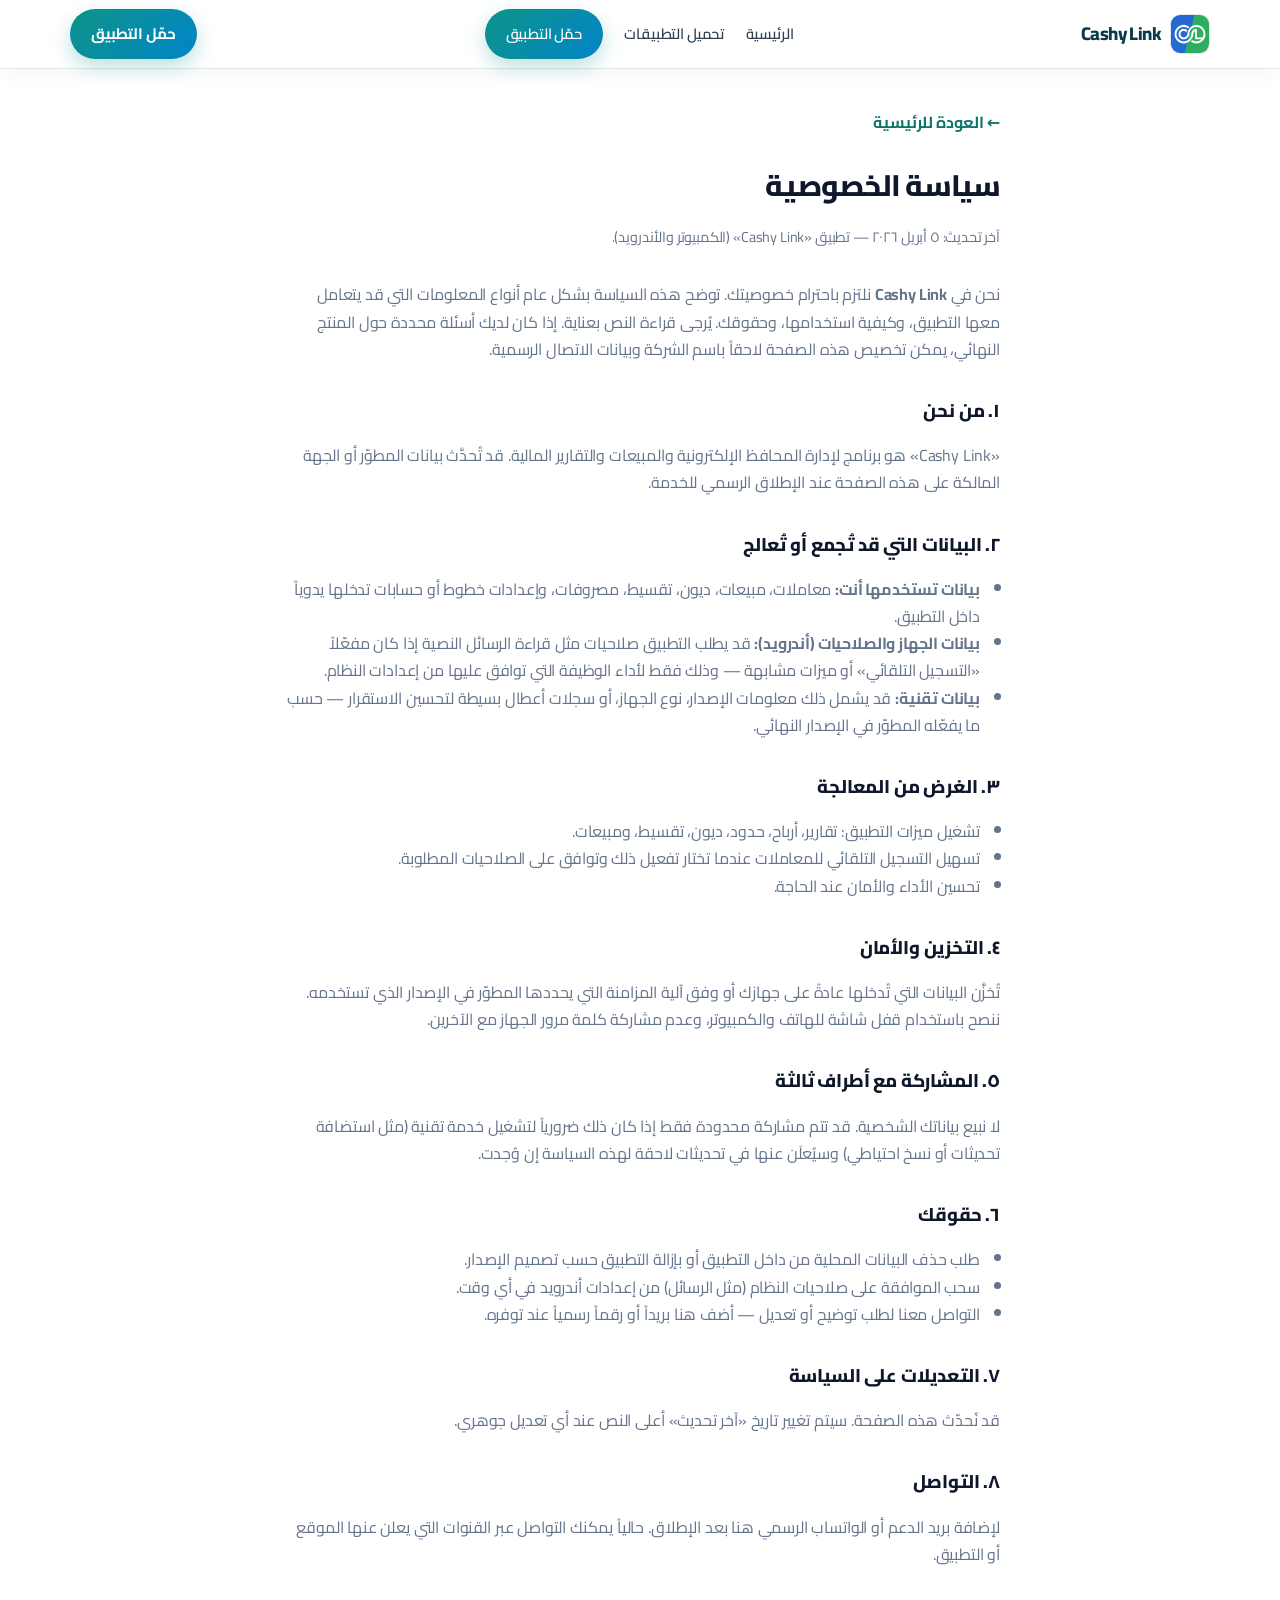
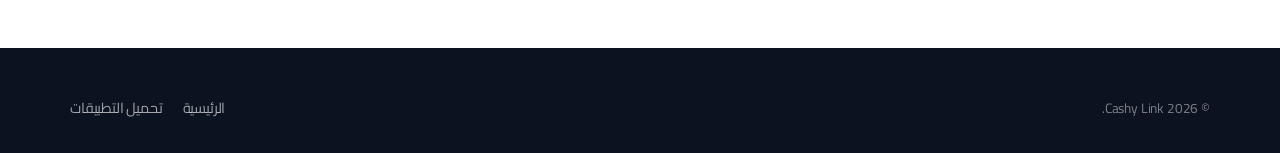
<file: privacy.html>
<!DOCTYPE html>
<html lang="ar" dir="rtl">
<head>
  <meta name="spaceremit-verification" content="GDPDJ111WKN8Q0YSICIFOR38WMC0O7PJ7LQNI6HE13BEM8T2A0">
  <meta charset="UTF-8" />
  <meta name="viewport" content="width=device-width, initial-scale=1" />
  <meta name="description" content="سياسة الخصوصية لتطبيق Cashy Link — كيف نجمع ونستخدم ونحمي بياناتك عند استخدام تطبيق إدارة المحافظ الإلكترونية والمبيعات." />
  <title>سياسة الخصوصية — Cashy Link</title>
  <meta name="robots" content="index, follow" />
  <link rel="canonical" href="https://cashy-link.com/privacy.html" />
  <meta property="og:type" content="website" />
  <meta property="og:locale" content="ar_EG" />
  <meta property="og:url" content="https://cashy-link.com/privacy.html" />
  <meta property="og:title" content="سياسة الخصوصية — Cashy Link" />
  <meta property="og:description" content="سياسة الخصوصية لتطبيق Cashy Link لإدارة المحافظ الإلكترونية والمبيعات." />
  <meta property="og:image" content="https://cashy-link.com/logo-cashy-link.png" />
  <meta name="theme-color" content="#0284c7" />
  <link rel="preconnect" href="https://fonts.googleapis.com" />
  <link rel="preconnect" href="https://fonts.gstatic.com" crossorigin />
  <link href="https://fonts.googleapis.com/css2?family=Cairo:wght@400;500;600;700;800&display=swap" rel="stylesheet" />
  <link rel="icon" type="image/png" href="./logo-cashy-link.png" />
  <link rel="stylesheet" crossorigin href="/assets/styles-CkH4gJPE.css">
</head>
<body>
  <header class="site-header is-scrolled">
    <div class="container header-inner">
      <a href="/" class="logo">
        <img
          class="logo-img"
          src="./logo-cashy-link.png"
          alt="شعار Cashy Link"
          width="40"
          height="40"
          decoding="async"
        />
        <span class="logo-brand" dir="ltr">Cashy Link</span>
      </a>
      <nav class="nav-desktop" aria-label="التنقل الرئيسي">
        <a href="/">الرئيسية</a>
        <a href="/#downloads">تحميل التطبيقات</a>
        <a class="btn btn-primary" href="/#downloads">حمّل التطبيق</a>
      </nav>
      <div class="header-actions">
        <a class="btn btn-primary" href="/#downloads">حمّل التطبيق</a>
        <button type="button" class="nav-toggle" aria-expanded="false" aria-controls="mobile-nav" aria-label="فتح القائمة">☰</button>
      </div>
    </div>
    <div class="nav-mobile" id="mobile-nav" hidden>
      <div class="container nav-mobile-inner">
        <a href="/">الرئيسية</a>
        <a href="/#downloads">تحميل التطبيقات</a>
        <a class="btn btn-primary" href="/#downloads">حمّل التطبيق الآن</a>
      </div>
    </div>
  </header>

  <main class="container legal-page">
    <a class="back-link" href="/">← العودة للرئيسية</a>
    <h1>سياسة الخصوصية</h1>
    <p class="legal-meta">آخر تحديث: ٥ أبريل ٢٠٢٦ — تطبيق «Cashy Link» (الكمبيوتر والأندرويد).</p>

    <p>
      نحن في <strong dir="ltr">Cashy Link</strong> نلتزم باحترام خصوصيتك. توضح هذه السياسة بشكل عام أنواع المعلومات التي قد يتعامل معها التطبيق، وكيفية استخدامها، وحقوقك. يُرجى قراءة النص بعناية. إذا كان لديك أسئلة محددة حول المنتج النهائي، يمكن تخصيص هذه الصفحة لاحقاً باسم الشركة وبيانات الاتصال الرسمية.
    </p>

    <h2>١. من نحن</h2>
    <p>
      «Cashy Link» هو برنامج لإدارة المحافظ الإلكترونية والمبيعات والتقارير المالية. قد تُحدَّث بيانات المطوّر أو الجهة المالكة على هذه الصفحة عند الإطلاق الرسمي للخدمة.
    </p>

    <h2>٢. البيانات التي قد تُجمع أو تُعالج</h2>
    <ul>
      <li><strong>بيانات تستخدمها أنت:</strong> معاملات، مبيعات، ديون، تقسيط، مصروفات، وإعدادات خطوط أو حسابات تدخلها يدوياً داخل التطبيق.</li>
      <li><strong>بيانات الجهاز والصلاحيات (أندرويد):</strong> قد يطلب التطبيق صلاحيات مثل قراءة الرسائل النصية إذا كان مفعّلاً «التسجيل التلقائي» أو ميزات مشابهة — وذلك فقط لأداء الوظيفة التي توافق عليها من إعدادات النظام.</li>
      <li><strong>بيانات تقنية:</strong> قد يشمل ذلك معلومات الإصدار، نوع الجهاز، أو سجلات أعطال بسيطة لتحسين الاستقرار — حسب ما يفعّله المطوّر في الإصدار النهائي.</li>
    </ul>

    <h2>٣. الغرض من المعالجة</h2>
    <ul>
      <li>تشغيل ميزات التطبيق: تقارير، أرباح، حدود، ديون، تقسيط، ومبيعات.</li>
      <li>تسهيل التسجيل التلقائي للمعاملات عندما تختار تفعيل ذلك وتوافق على الصلاحيات المطلوبة.</li>
      <li>تحسين الأداء والأمان عند الحاجة.</li>
    </ul>

    <h2>٤. التخزين والأمان</h2>
    <p>
      تُخزَّن البيانات التي تُدخلها عادةً على جهازك أو وفق آلية المزامنة التي يحددها المطوّر في الإصدار الذي تستخدمه. ننصح باستخدام قفل شاشة للهاتف والكمبيوتر، وعدم مشاركة كلمة مرور الجهاز مع الآخرين.
    </p>

    <h2>٥. المشاركة مع أطراف ثالثة</h2>
    <p>
      لا نبيع بياناتك الشخصية. قد تتم مشاركة محدودة فقط إذا كان ذلك ضرورياً لتشغيل خدمة تقنية (مثل استضافة تحديثات أو نسخ احتياطي) وسيُعلَن عنها في تحديثات لاحقة لهذه السياسة إن وُجدت.
    </p>

    <h2>٦. حقوقك</h2>
    <ul>
      <li>طلب حذف البيانات المحلية من داخل التطبيق أو بإزالة التطبيق حسب تصميم الإصدار.</li>
      <li>سحب الموافقة على صلاحيات النظام (مثل الرسائل) من إعدادات أندرويد في أي وقت.</li>
      <li>التواصل معنا لطلب توضيح أو تعديل — أضف هنا بريداً أو رقماً رسمياً عند توفره.</li>
    </ul>

    <h2>٧. التعديلات على السياسة</h2>
    <p>
      قد نُحدّث هذه الصفحة. سيتم تغيير تاريخ «آخر تحديث» أعلى النص عند أي تعديل جوهري.
    </p>

    <h2>٨. التواصل</h2>
    <p>
      لإضافة بريد الدعم أو الواتساب الرسمي هنا بعد الإطلاق. حالياً يمكنك التواصل عبر القنوات التي يعلن عنها الموقع أو التطبيق.
    </p>
  </main>

  <footer class="site-footer">
    <div class="container footer-inner">
      <p class="copyright">© <span id="y"></span> <span dir="ltr">Cashy Link</span>.</p>
      <nav class="footer-links">
        <a href="/">الرئيسية</a>
        <a href="/#downloads">تحميل التطبيقات</a>
      </nav>
    </div>
  </footer>

  <script>
    document.getElementById("y").textContent = new Date().getFullYear();
    const toggle = document.querySelector(".nav-toggle");
    const mobile = document.getElementById("mobile-nav");
    if (toggle && mobile) {
      toggle.addEventListener("click", () => {
        const open = toggle.getAttribute("aria-expanded") === "true";
        toggle.setAttribute("aria-expanded", String(!open));
        mobile.hidden = open;
      });
    }
  </script>
</body>
</html>
</file>
<file: assets/styles-CkH4gJPE.css>
:root{color-scheme:light;--bg: #ffffff;--bg-soft: #f6f8fb;--bg-muted: #eef2f7;--text: #0f172a;--text-secondary: #334155;--text-muted: #64748b;--border: #e2e8f0;--border-strong: #cbd5e1;--brand: #0d9488;--brand-dark: #0f766e;--brand-blue: #0284c7;--brand-ink: #0b3b4a;--success: #059669;--danger: #dc2626;--warning: #d97706;--shadow-sm: 0 1px 2px rgba(15, 23, 42, .05);--shadow-md: 0 8px 24px rgba(15, 23, 42, .07);--shadow-lg: 0 20px 48px rgba(15, 23, 42, .1);--radius: 16px;--radius-sm: 10px;--radius-xs: 8px;--font: "Cairo", system-ui, -apple-system, "Segoe UI", sans-serif;--max: 1140px;--header-h: 68px}*,*:before,*:after{box-sizing:border-box}html{scroll-behavior:smooth;overflow-x:hidden}body{margin:0;font-family:var(--font);background:var(--bg);color:var(--text);line-height:1.7;font-size:16px;letter-spacing:-.01em;overflow-x:hidden;-webkit-font-smoothing:antialiased}img{max-width:100%;height:auto;display:block}a{color:var(--brand-blue);text-decoration:none;transition:color .2s ease}a:hover{color:var(--brand-dark)}button{font-family:inherit}.container{width:min(100% - 2.5rem,var(--max));margin-inline:auto}.section-kicker{display:inline-block;margin:0 0 .75rem;font-size:.8rem;font-weight:700;letter-spacing:.04em;color:var(--brand);text-transform:none}.section-kicker--muted{color:var(--text-muted)}.section-head{text-align:center;max-width:38rem;margin:0 auto 2.75rem}.section-head h2{margin:0 0 .75rem;font-size:clamp(1.55rem,3.4vw,2.15rem);font-weight:800;letter-spacing:-.03em;line-height:1.3;color:var(--text)}.section-sub{margin:0;color:var(--text-muted);font-size:1.02rem;line-height:1.75}.text-brand{color:var(--brand)}.btn{display:inline-flex;align-items:center;justify-content:center;gap:.5rem;padding:.7rem 1.25rem;border-radius:999px;font-weight:700;font-size:.95rem;border:1px solid transparent;cursor:pointer;transition:transform .18s ease,box-shadow .2s ease,background .2s ease,border-color .2s ease,color .2s ease;text-decoration:none;white-space:nowrap}.btn:active{transform:scale(.98)}.btn-lg{padding:.85rem 1.55rem;font-size:1rem}.btn-block{width:100%}.btn-primary,a.btn-primary,a.btn-primary:link,a.btn-primary:visited,a.btn-primary:hover,a.btn-primary:active{color:#fff!important;background:linear-gradient(135deg,#0d9488,#0284c7);border-color:transparent;box-shadow:0 8px 20px #0d948847}.btn-primary:hover{filter:brightness(1.05);box-shadow:0 12px 28px #0d948852;transform:translateY(-1px)}.btn-outline,a.btn-outline,a.btn-outline:hover{color:var(--text)!important;background:#fff;border-color:var(--border-strong);box-shadow:var(--shadow-sm)}.btn-outline:hover{border-color:var(--brand);color:var(--brand-dark)!important}.btn-light,a.btn-light,a.btn-light:hover{color:var(--brand-ink)!important;background:#fff;box-shadow:0 8px 24px #0000001f}.btn-ghost-light,a.btn-ghost-light,a.btn-ghost-light:hover{color:#fff!important;background:transparent;border-color:#fff6}.btn-ghost-light:hover{background:#ffffff1a}.site-header{position:sticky;top:0;z-index:100;background:#ffffffd1;-webkit-backdrop-filter:blur(14px);backdrop-filter:blur(14px);border-bottom:1px solid transparent;transition:border-color .2s ease,box-shadow .2s ease}.site-header.is-scrolled{border-bottom-color:var(--border);box-shadow:0 4px 20px #0f172a0a}.header-inner{display:flex;align-items:center;justify-content:space-between;gap:1rem;min-height:var(--header-h)}.logo{display:inline-flex;align-items:center;gap:.55rem;color:var(--text);text-decoration:none;font-weight:800}.logo:hover{color:var(--text)}.logo-img{width:40px;height:40px;object-fit:contain;border-radius:10px;flex-shrink:0;border:1px solid var(--border);background:#fff}.logo-brand{font-size:1.15rem;font-weight:800;letter-spacing:-.03em;color:var(--brand-ink)}.nav-desktop{display:none;align-items:center;gap:1.35rem}.nav-desktop a{color:var(--text-secondary);font-weight:600;font-size:.92rem}.nav-desktop a:hover{color:var(--brand-dark)}.header-actions{display:flex;align-items:center;gap:.65rem}.nav-toggle{display:grid;place-items:center;width:42px;height:42px;border-radius:var(--radius-xs);border:1px solid var(--border);background:#fff;color:var(--text);cursor:pointer}.nav-mobile{overflow:hidden;border-top:1px solid var(--border);background:#fff}.nav-mobile-inner{display:flex;flex-direction:column;gap:.35rem;padding:1rem 0 1.25rem}.nav-mobile-inner a{display:block;padding:.7rem .25rem;color:var(--text-secondary);font-weight:600}.nav-mobile-inner .btn{margin-top:.5rem}@media(min-width:960px){.nav-desktop{display:flex}.nav-toggle{display:none}}@media(max-width:959px){.header-actions .btn{display:none}}.hero{padding:clamp(2.5rem,6vw,4.5rem) 0 clamp(3rem,7vw,5rem);background:radial-gradient(ellipse 70% 55% at 85% 10%,rgba(13,148,136,.08),transparent 55%),radial-gradient(ellipse 50% 40% at 0% 80%,rgba(2,132,199,.06),transparent 50%),linear-gradient(180deg,#f8fafc,#fff 70%)}.hero-grid{display:grid;gap:2.5rem;align-items:center}@media(min-width:980px){.hero-grid{grid-template-columns:minmax(0,1.05fr) minmax(0,.95fr);gap:3rem}}.hero-eyebrow{display:inline-flex;margin:0 0 1rem;padding:.35rem .85rem;border-radius:999px;background:#0d948814;border:1px solid rgba(13,148,136,.18);color:var(--brand-dark);font-size:.82rem;font-weight:700}.hero h1{margin:0 0 1.1rem;font-size:clamp(2rem,5vw,3.15rem);font-weight:800;letter-spacing:-.035em;line-height:1.2;color:var(--text)}.hero-lead{margin:0 0 1.75rem;max-width:34rem;color:var(--text-muted);font-size:1.08rem;line-height:1.8}.hero-cta{display:flex;flex-wrap:wrap;gap:.75rem;margin-bottom:1.25rem}.hero-trust{margin:0;color:var(--text-muted);font-size:.88rem}.hero-visual{position:relative}.hero-shot-wrap{position:relative;max-width:520px;margin-inline:auto}.hero-anim-wrap{position:relative;max-width:540px;margin-inline:auto;padding:1.5rem .75rem 2rem}.hero-anim-wrap:before{content:"";position:absolute;top:10%;right:3%;bottom:4%;left:3%;z-index:0;border-radius:50%;background:radial-gradient(ellipse,rgba(13,148,136,.12),rgba(2,132,199,.04) 52%,transparent 72%);filter:blur(18px);pointer-events:none}.hero-dashboard-anim{position:relative;z-index:1;min-height:340px;transform:perspective(1100px) rotateY(2deg) rotateX(1deg);border-color:#0d948833;box-shadow:0 24px 60px #0f172a21,0 8px 24px #0d94881a}.hero-lottie{width:100%;min-height:320px;max-height:440px}.anim-panel{display:flex;align-items:center;justify-content:center;padding:1.25rem;border-radius:18px;border:1px solid var(--border);background:linear-gradient(165deg,#fff,#f8fafc);box-shadow:var(--shadow-md);min-height:280px}.anim-panel--video{min-height:260px;aspect-ratio:16 / 10}.section-lottie{width:100%;max-width:420px;margin-inline:auto;aspect-ratio:1;display:flex;align-items:center;justify-content:center}.section-lottie--loading,.section-lottie--fallback{background:linear-gradient(110deg,#f1f5f9 20%,#e2e8f0,#f1f5f9 60%);background-size:200% 100%;animation:lottie-shimmer 1.2s linear infinite;border-radius:16px;min-height:220px}@keyframes lottie-shimmer{0%{background-position:100% 0}to{background-position:-100% 0}}.product-lottie,.feature-lottie,.video-lottie{max-width:380px;min-height:240px}.video-poster-anim{width:100%}.hero-shot{width:100%;border-radius:20px;border:1px solid var(--border);box-shadow:var(--shadow-lg);background:#fff}.float-card{position:absolute;z-index:2;display:flex;flex-direction:column;gap:.15rem;padding:.7rem .9rem;border-radius:12px;background:#fffffff5;border:1px solid var(--border);box-shadow:var(--shadow-md);-webkit-backdrop-filter:blur(8px);backdrop-filter:blur(8px);min-width:128px}.float-card strong{font-size:.95rem;font-weight:800;color:var(--text);letter-spacing:-.02em}.float-card-label{font-size:.72rem;font-weight:600;color:var(--text-muted)}.float-card--balance{top:12%;inset-inline-start:-6%}.float-card--notif{bottom:22%;inset-inline-start:-4%;flex-direction:row;align-items:center;gap:.55rem;min-width:0}.float-card--sales{top:28%;inset-inline-end:-4%}.float-dot{width:8px;height:8px;border-radius:50%;background:var(--success);flex-shrink:0;box-shadow:0 0 0 4px #05966926}@media(max-width:640px){.float-card{display:none}}.stats-bar{padding:0 0 1rem;margin-top:-1rem}.stats-row{display:grid;grid-template-columns:repeat(2,1fr);gap:1px;margin:0;background:var(--border);border:1px solid var(--border);border-radius:var(--radius);overflow:hidden;box-shadow:var(--shadow-sm)}@media(min-width:800px){.stats-row{grid-template-columns:repeat(4,1fr)}}.stat-item{margin:0;padding:1.5rem 1.1rem;background:#fff;text-align:center}.stat-value{margin:0 0 .25rem;font-size:clamp(1.55rem,3vw,2rem);font-weight:800;letter-spacing:-.03em;color:var(--brand-ink);font-variant-numeric:tabular-nums}.stat-label{margin:0;font-size:.88rem;color:var(--text-muted);font-weight:500}.ps-section{padding:clamp(3.5rem,7vw,5.5rem) 0;background:var(--bg-soft)}.ps-grid{display:grid;gap:2rem}@media(min-width:900px){.ps-grid{grid-template-columns:.9fr 1.1fr;gap:2.5rem;align-items:start}}.ps-problems,.ps-solutions{padding:1.75rem;border-radius:calc(var(--radius) + 4px)}.ps-problems{background:#fff;border:1px solid var(--border);box-shadow:var(--shadow-sm)}.ps-problems h2,.ps-solutions h2{margin:0 0 1.25rem;font-size:clamp(1.35rem,2.8vw,1.75rem);font-weight:800;letter-spacing:-.03em;line-height:1.35}.ps-list{list-style:none;margin:0;padding:0;display:flex;flex-direction:column;gap:.85rem}.ps-list li{display:flex;gap:.75rem;align-items:flex-start;color:var(--text-secondary);font-weight:600;font-size:.98rem;line-height:1.55}.ps-x{flex-shrink:0;width:26px;height:26px;border-radius:50%;display:grid;place-items:center;background:#dc262614;color:var(--danger);margin-top:.1rem}.ps-solutions{background:linear-gradient(160deg,#0b3b4a,#0f766e);color:#fff;box-shadow:var(--shadow-md)}.ps-solutions .section-kicker{color:#5eead4}.ps-solutions h2{color:#fff}.ps-solution-grid{display:grid;gap:.85rem}@media(min-width:560px){.ps-solution-grid{grid-template-columns:1fr 1fr}}.ps-solution-card{padding:1rem 1.05rem;border-radius:12px;background:#ffffff14;border:1px solid rgba(255,255,255,.12)}.ps-solution-card h3{margin:.55rem 0 .35rem;font-size:1rem;font-weight:800}.ps-solution-card p{margin:0;font-size:.88rem;color:#ffffffc7;line-height:1.55}.ps-check{display:inline-grid;place-items:center;width:24px;height:24px;border-radius:50%;background:#5eead433;color:#5eead4}.product-section{padding:clamp(3.5rem,7vw,5.5rem) 0;background:#fff}.product-tabs{display:flex;justify-content:center;flex-wrap:wrap;gap:.5rem;margin-bottom:1.75rem}.product-tab{padding:.55rem 1.15rem;border-radius:999px;border:1px solid var(--border);background:#fff;color:var(--text-secondary);font-weight:700;font-size:.9rem;cursor:pointer;transition:background .2s ease,border-color .2s ease,color .2s ease}.product-tab.is-active{background:var(--brand-ink);border-color:var(--brand-ink);color:#fff}.product-stage{max-width:920px;margin-inline:auto}.product-slide{margin:0}.product-slide figcaption{margin-top:1rem;text-align:center;color:var(--text-muted);font-size:.95rem}.mock-browser{border-radius:14px;overflow:hidden;border:1px solid var(--border);background:#fff;box-shadow:var(--shadow-lg)}.mock-browser-bar{display:flex;gap:6px;align-items:center;padding:.7rem .9rem;background:var(--bg-soft);border-bottom:1px solid var(--border)}.mock-browser-bar span{width:9px;height:9px;border-radius:50%;background:#cbd5e1}.mock-browser-bar span:first-child{background:#f87171}.mock-browser-bar span:nth-child(2){background:#fbbf24}.mock-browser-bar span:nth-child(3){background:#34d399}.mock-browser img{width:100%;display:block;aspect-ratio:16 / 10;object-fit:cover;object-position:top center;background:#0f172a}.product-plain-img{width:100%;border-radius:16px;border:1px solid var(--border);box-shadow:var(--shadow-lg)}.features-section{padding:clamp(3.5rem,7vw,5.5rem) 0;background:var(--bg-soft)}.feature-row{display:grid;gap:2rem;align-items:center;margin-bottom:3.5rem}@media(min-width:900px){.feature-row{grid-template-columns:1fr 1fr;gap:3.5rem}.feature-row--flip .feature-row-copy{order:2}.feature-row--flip .feature-row-media{order:1}}.feature-row-copy h3{margin:0 0 .85rem;font-size:clamp(1.35rem,2.6vw,1.75rem);font-weight:800;letter-spacing:-.03em;line-height:1.3}.feature-row-text{margin:0 0 1.15rem;color:var(--text-muted);font-size:1.02rem;line-height:1.75}.feature-row-points{list-style:none;margin:0 0 1.35rem;padding:0;display:flex;flex-direction:column;gap:.55rem}.feature-row-points li{display:flex;align-items:center;gap:.55rem;font-weight:600;color:var(--text-secondary);font-size:.95rem}.feature-row-points svg{color:var(--brand);flex-shrink:0}.link-more{display:inline-flex;align-items:center;gap:.4rem;font-weight:700;color:var(--brand-dark)}.link-more:hover{color:var(--brand-blue)}.feature-row-media{border-radius:18px;overflow:hidden;border:1px solid var(--border);background:#fff;box-shadow:var(--shadow-md)}.feature-row-media img{width:100%;aspect-ratio:4 / 3;object-fit:cover;object-position:top center}.features-compact{display:grid;gap:1rem;grid-template-columns:1fr}@media(min-width:700px){.features-compact{grid-template-columns:1fr 1fr}}@media(min-width:1000px){.features-compact{grid-template-columns:repeat(4,1fr)}}.feature-compact-item{padding:1.25rem 1.15rem;background:#fff;border:1px solid var(--border);border-radius:14px;box-shadow:var(--shadow-sm)}.feature-compact-item h3{margin:0 0 .4rem;font-size:1rem;font-weight:800}.feature-compact-item p{margin:0;color:var(--text-muted);font-size:.88rem;line-height:1.55}.video-section{padding:clamp(3.5rem,7vw,5.5rem) 0;background:#fff}.video-grid{display:grid;gap:2rem;align-items:center}@media(min-width:900px){.video-grid{grid-template-columns:.85fr 1.15fr;gap:3rem}}.video-copy h2{margin:0 0 .85rem;font-size:clamp(1.45rem,3vw,2rem);font-weight:800;letter-spacing:-.03em;line-height:1.3}.video-copy .section-sub{margin-bottom:1.15rem}.video-poster{position:relative;display:block;width:100%;padding:0;border:none;background:transparent;cursor:pointer;text-align:start}.video-poster .mock-browser img{aspect-ratio:16 / 9}.video-play{position:absolute;inset:50% auto auto 50%;translate:-50% -50%;width:64px;height:64px;border-radius:50%;display:grid;place-items:center;color:#fff;background:linear-gradient(135deg,#0d9488,#0284c7);box-shadow:0 12px 32px #0d948866;transition:transform .2s ease}.video-poster:hover .video-play{transform:scale(1.06)}.video-poster-anim{border-radius:14px;overflow:hidden;box-shadow:var(--shadow-lg)}.video-poster-anim .dash-anim{border-radius:14px}.dash-anim{position:relative;width:100%;border-radius:16px;overflow:hidden;border:1px solid var(--border);background:linear-gradient(165deg,#fff,#f1f5f9);box-shadow:var(--shadow-lg);min-height:280px}.dash-anim-chrome{display:flex;align-items:center;gap:6px;padding:.7rem .9rem;background:#f8fafc;border-bottom:1px solid var(--border)}.dash-anim-chrome>span{width:9px;height:9px;border-radius:50%;background:#cbd5e1}.dash-anim-chrome>span:first-child{background:#f87171}.dash-anim-chrome>span:nth-child(2){background:#fbbf24}.dash-anim-chrome>span:nth-child(3){background:#34d399}.dash-anim-url{margin-inline-start:.75rem;flex:1;padding:.25rem .65rem;border-radius:6px;background:#fff;border:1px solid var(--border);font-size:.72rem;color:var(--text-muted);font-weight:600}.dash-anim-body{display:grid;grid-template-columns:56px 1fr;min-height:240px}.dash-anim-side{display:flex;flex-direction:column;align-items:center;gap:.55rem;padding:.9rem .5rem;background:#0b3b4a}.dash-anim-logo-dot{width:22px;height:22px;border-radius:7px;margin-bottom:.35rem;background:linear-gradient(135deg,#14b8a6,#0284c7)}.dash-anim-nav{width:28px;height:8px;border-radius:999px;background:#ffffff2e}.dash-anim-nav.is-active{background:#5eead4}.dash-anim-main{padding:1rem 1.1rem 1.15rem;display:flex;flex-direction:column;gap:.85rem}.dash-anim-top{display:flex;align-items:flex-start;justify-content:space-between;gap:.75rem;flex-wrap:wrap}.dash-anim-balance span{display:block;font-size:.72rem;font-weight:600;color:var(--text-muted);margin-bottom:.15rem}.dash-anim-balance strong{font-size:1.35rem;font-weight:800;letter-spacing:-.03em;color:var(--brand-ink)}.dash-anim-pill{display:inline-flex;align-items:center;gap:.35rem;padding:.35rem .7rem;border-radius:999px;background:#0d94881a;border:1px solid rgba(13,148,136,.2);color:var(--brand-dark);font-size:.75rem;font-weight:700}.dash-anim-pill i{width:7px;height:7px;border-radius:50%;background:var(--success);box-shadow:0 0 0 3px #05966926}.dash-anim-chart{display:flex;align-items:flex-end;gap:.45rem;height:88px;padding:.5rem .35rem 0;border-radius:10px;background:#fff;border:1px solid var(--border)}.dash-anim-bar{flex:1;height:100%;border-radius:6px 6px 2px 2px;background:linear-gradient(180deg,#14b8a6,#0284c7);opacity:.9}.dash-anim-table{display:flex;flex-direction:column;gap:.4rem}.dash-anim-row{display:flex;align-items:center;justify-content:space-between;padding:.45rem .65rem;border-radius:8px;background:#fff;border:1px solid var(--border)}.dash-anim-row-name{font-size:.8rem;font-weight:700;color:var(--text-secondary)}.dash-anim-row-amt{font-size:.82rem;font-weight:800}.dash-anim-row-amt.is-in{color:var(--success)}.dash-anim-row-amt.is-out{color:var(--danger)}.dash-anim--stack{padding-bottom:1.25rem}.dash-anim-phone{position:absolute;bottom:1rem;inset-inline-start:1rem;width:108px;padding:.65rem .55rem .75rem;border-radius:18px;background:#0f172a;border:2px solid #1e293b;box-shadow:0 16px 36px #0f172a47;z-index:2}.dash-anim-phone-notch{width:36px;height:5px;border-radius:999px;background:#334155;margin:0 auto .65rem}.dash-anim-phone-card{padding:.55rem .5rem;border-radius:10px;background:linear-gradient(135deg,#0d9488,#0284c7);color:#fff;margin-bottom:.55rem}.dash-anim-phone-card span{display:block;font-size:.62rem;opacity:.85}.dash-anim-phone-card strong{font-size:.95rem;font-weight:800}.dash-anim-phone-grid{display:grid;grid-template-columns:1fr 1fr;gap:.35rem}.dash-anim-phone-grid i{display:block;height:22px;border-radius:6px;background:#ffffff1a}.feature-row-media--anim{border:none;background:transparent;box-shadow:none;overflow:visible}.feature-row-media--anim .dash-anim{min-height:300px}@media(max-width:640px){.dash-anim-phone{width:88px;bottom:.65rem;inset-inline-start:.65rem}.dash-anim-body{grid-template-columns:44px 1fr}}.video-modal-backdrop{position:fixed;top:0;right:0;bottom:0;left:0;z-index:200;background:#0f172ab8;display:grid;place-items:center;padding:1.25rem}.video-modal{position:relative;width:min(100%,900px);background:#0f172a;border-radius:16px;overflow:hidden;box-shadow:var(--shadow-lg)}.video-modal-close{position:absolute;top:.75rem;inset-inline-end:.75rem;z-index:2;width:36px;height:36px;border-radius:50%;border:none;background:#ffffff26;color:#fff;cursor:pointer;display:grid;place-items:center}.video-modal-frame{position:relative;aspect-ratio:16 / 9;background:#000}.video-modal-frame iframe{position:absolute;top:0;right:0;bottom:0;left:0;width:100%;height:100%;border:0}.compare-section{padding:clamp(3.5rem,7vw,5.5rem) 0;background:var(--bg-soft)}.compare-grid{display:grid;gap:1.25rem}@media(min-width:860px){.compare-grid{grid-template-columns:1fr 1fr;gap:1.5rem}}.compare-card{padding:1.6rem 1.4rem 1.5rem;border-radius:calc(var(--radius) + 2px);border:1px solid var(--border);background:#fff}.compare-card h3{margin:0 0 1.15rem;font-size:1.2rem;font-weight:800}.compare-card ul{list-style:none;margin:0;padding:0;display:flex;flex-direction:column;gap:.85rem}.compare-card li{display:flex;gap:.7rem;align-items:flex-start}.compare-card li strong{display:block;font-size:.92rem;font-weight:700;color:var(--text)}.compare-card li span:not(.compare-mark){display:block;font-size:.84rem;color:var(--text-muted);line-height:1.45;margin-top:.1rem}.compare-mark{flex-shrink:0;width:24px;height:24px;border-radius:50%;display:grid;place-items:center;margin-top:.15rem}.compare-mark--x{background:#dc262614;color:var(--danger)}.compare-mark--check{background:#0d94881f;color:var(--brand)}.compare-card--old{background:#fafafa}.compare-card--cashy{border-color:#0d948859;box-shadow:var(--shadow-md);background:linear-gradient(180deg,#fff,#f0fdfa)}.compare-card--cashy .btn{margin-top:1.35rem}.testimonials-section{padding:clamp(3.5rem,7vw,5.5rem) 0;background:#fff}.t-slider{display:grid;grid-template-columns:auto 1fr auto;gap:.75rem;align-items:center;max-width:760px;margin-inline:auto}.t-arrow{width:42px;height:42px;border-radius:50%;border:1px solid var(--border);background:#fff;color:var(--text);cursor:pointer;display:grid;place-items:center;transition:border-color .2s ease,background .2s ease}.t-arrow:hover{border-color:var(--brand);background:var(--bg-soft)}.t-stage{min-height:220px}.t-card{margin:0;padding:1.75rem 1.5rem;border-radius:var(--radius);border:1px solid var(--border);background:var(--bg-soft);box-shadow:var(--shadow-sm)}.t-stars{display:inline-flex;gap:.15rem;color:#f59e0b;margin-bottom:.85rem}.t-card blockquote{margin:0 0 1.25rem;font-size:1.05rem;line-height:1.75;color:var(--text-secondary);font-weight:500}.t-card figcaption{display:flex;align-items:center;gap:.75rem}.t-avatar{width:42px;height:42px;border-radius:50%;display:grid;place-items:center;background:linear-gradient(135deg,#0d9488,#0284c7);color:#fff;font-weight:800;font-size:1rem}.t-card figcaption strong{display:block;font-size:.95rem;font-weight:800}.t-card figcaption span{display:block;font-size:.82rem;color:var(--text-muted)}.t-dots{display:flex;justify-content:center;gap:.4rem;margin-top:1.25rem}.t-dot{width:8px;height:8px;border-radius:50%;border:none;padding:0;background:#cbd5e1;cursor:pointer;transition:width .2s ease,background .2s ease}.t-dot.is-active{width:22px;border-radius:999px;background:var(--brand)}.pricing-section{padding:clamp(3.5rem,7vw,5.5rem) 0;background:var(--bg-soft)}.pricing-grid{display:grid;gap:1.15rem;grid-template-columns:1fr}@media(min-width:700px){.pricing-grid{grid-template-columns:1fr 1fr}}@media(min-width:1100px){.pricing-grid{grid-template-columns:repeat(4,1fr);align-items:stretch}}.price-card{position:relative;display:flex;flex-direction:column;padding:1.5rem 1.25rem 1.35rem;border-radius:18px;background:#fff;border:1px solid var(--border);box-shadow:var(--shadow-sm);transition:transform .2s ease,box-shadow .2s ease,border-color .2s ease}.price-card:hover{transform:translateY(-3px);box-shadow:var(--shadow-md)}.price-card--featured{border-color:#0d948873;box-shadow:0 16px 40px #0d94881f;background:linear-gradient(180deg,#fff,#f0fdfa)}@media(min-width:1100px){.price-card--featured{transform:scale(1.03);z-index:1}.price-card--featured:hover{transform:scale(1.03) translateY(-3px)}}.price-card--lifetime{border-color:#d977064d}.price-flag{position:absolute;top:.9rem;inset-inline-end:.9rem;padding:.2rem .55rem;border-radius:999px;font-size:.72rem;font-weight:800;background:#0d94881f;color:var(--brand-dark)}.price-flag--gold{background:#d977061f;color:#b45309}.price-card h3{margin:0 0 .25rem;font-size:1.15rem;font-weight:800}.price-duration{margin:0 0 1rem;color:var(--text-muted);font-size:.88rem}.price-row{display:flex;flex-wrap:wrap;align-items:baseline;gap:.35rem .5rem;margin-bottom:.65rem}.price-value{font-size:2.1rem;font-weight:800;letter-spacing:-.04em;color:var(--brand-ink);line-height:1}.price-per{font-size:.85rem;color:var(--text-muted);font-weight:600}.price-note{margin:0 0 1rem;color:var(--text-muted);font-size:.88rem;line-height:1.55;flex:1}.price-includes{list-style:none;margin:0 0 1.15rem;padding:0;display:flex;flex-direction:column;gap:.4rem}.price-includes li{display:flex;align-items:center;gap:.45rem;font-size:.86rem;font-weight:600;color:var(--text-secondary)}.price-includes svg{color:var(--brand);flex-shrink:0}.pricing-hint{margin:1.5rem 0 0;text-align:center;color:var(--text-muted);font-size:.88rem}.downloads-section{padding:clamp(3.5rem,7vw,5.5rem) 0;background:#fff}.downloads-grid{display:grid;gap:1rem;grid-template-columns:1fr}@media(min-width:700px){.downloads-grid{grid-template-columns:1fr 1fr}}.download-card{padding:1.4rem 1.25rem;border-radius:14px;border:1px solid var(--border);background:var(--bg-soft);display:flex;flex-direction:column;gap:.55rem}.download-os{display:inline-flex;align-self:flex-start;padding:.2rem .55rem;border-radius:999px;font-size:.72rem;font-weight:800;background:#0284c71a;color:var(--brand-blue)}.download-card h3{margin:0;font-size:1.05rem;font-weight:800}.download-card p{margin:0;color:var(--text-muted);font-size:.9rem;flex:1}.btn-download{display:inline-flex;align-items:center;justify-content:center;gap:.45rem;margin-top:.5rem;width:100%;padding:.75rem 1rem;border-radius:var(--radius-xs);background:#fff;border:1px solid var(--border-strong);color:var(--text);font-weight:700;font-family:inherit;font-size:.92rem;cursor:pointer;text-decoration:none;transition:border-color .2s ease,background .2s ease,color .2s ease}.btn-download:hover{border-color:var(--brand);color:var(--brand-dark);background:#fff}.btn-download[aria-disabled=true],.btn-download[data-download-loading=true]{opacity:.55;cursor:wait;pointer-events:none}.btn-download-wa-fallback,a.btn-download-wa-fallback,a.btn-download-wa-fallback:hover{color:#fff!important;background:linear-gradient(135deg,#128c7e,#25d366)!important;border-color:transparent!important}.download-link-unavailable{margin-top:auto;width:100%}.faq-section{padding:clamp(3.5rem,7vw,5.5rem) 0;background:var(--bg-soft)}.faq-container{max-width:760px}.faq-list{display:flex;flex-direction:column;gap:.65rem}.faq-item{background:#fff;border:1px solid var(--border);border-radius:12px;overflow:hidden}.faq-q{width:100%;display:flex;align-items:center;justify-content:space-between;gap:1rem;padding:1.05rem 1.15rem;border:none;background:transparent;text-align:start;font-family:inherit;font-size:1rem;font-weight:700;color:var(--text);cursor:pointer}.faq-icon{flex-shrink:0;width:28px;height:28px;border-radius:50%;display:grid;place-items:center;background:var(--bg-soft);color:var(--text-muted);transition:transform .25s ease,background .2s ease,color .2s ease}.faq-item.is-open .faq-icon{transform:rotate(45deg);background:#0d94881f;color:var(--brand)}.faq-a{overflow:hidden}.faq-a p{margin:0;padding:0 1.15rem 1.15rem;color:var(--text-muted);font-size:.95rem;line-height:1.7}.faq-more{margin:1.5rem 0 0;text-align:center;color:var(--text-muted);font-size:.95rem}.faq-more a{font-weight:700}.final-cta{padding:clamp(2.5rem,5vw,3.5rem) 0 clamp(3.5rem,7vw,5rem);background:#fff}.final-cta-inner{text-align:center;padding:clamp(2.5rem,5vw,3.75rem) 1.5rem;border-radius:24px;background:radial-gradient(ellipse 80% 60% at 20% 0%,rgba(94,234,212,.18),transparent 50%),radial-gradient(ellipse 60% 50% at 100% 100%,rgba(56,189,248,.15),transparent 50%),linear-gradient(145deg,#0b3b4a,#0f766e 55%,#0369a1);color:#fff;box-shadow:var(--shadow-lg)}.final-cta-inner h2{margin:0 0 .85rem;font-size:clamp(1.55rem,3.5vw,2.25rem);font-weight:800;letter-spacing:-.03em;line-height:1.3}.final-cta-inner p{margin:0 auto 1.75rem;max-width:36rem;color:#ffffffd1;font-size:1.05rem;line-height:1.7}.final-cta-actions{display:flex;flex-wrap:wrap;justify-content:center;gap:.75rem}.site-footer{padding:3rem 0 2rem;background:#0b1220;color:#ffffffb8}.footer-grid{display:grid;gap:2rem;margin-bottom:2rem}@media(min-width:800px){.footer-grid{grid-template-columns:1.4fr 1fr 1fr}}.footer-brand .logo{margin-bottom:.85rem}.footer-brand .logo-brand{color:#fff}.footer-brand .logo-img{border-color:#ffffff26}.footer-brand p{margin:0;max-width:22rem;font-size:.92rem;line-height:1.65;color:#fff9}.footer-col{display:flex;flex-direction:column;gap:.55rem}.footer-col h4{margin:0 0 .35rem;color:#fff;font-size:.92rem;font-weight:800}.footer-col a{color:#ffffff9e;font-size:.9rem;font-weight:500}.footer-col a:hover{color:#5eead4}.footer-bottom{padding-top:1.25rem;border-top:1px solid rgba(255,255,255,.08)}.copyright{margin:0;font-size:.85rem;color:#ffffff73}.wa-fab{position:fixed;z-index:90;bottom:1.25rem;left:1.25rem;display:flex;align-items:center;justify-content:center;width:3.4rem;height:3.4rem;border-radius:50%;color:#fff;background:#25d366;box-shadow:0 10px 28px #25d36666;transition:transform .18s ease,filter .2s ease}.wa-fab:hover{color:#fff;filter:brightness(1.06);transform:scale(1.05)}.wa-fab:focus-visible{outline:2px solid var(--brand);outline-offset:3px}.legal-page{padding:2.5rem 0 4rem;max-width:720px;margin-inline:auto}.legal-page h1{margin:0 0 .5rem;font-size:1.85rem;font-weight:800;letter-spacing:-.03em}.legal-meta{color:var(--text-muted);font-size:.9rem;margin-bottom:2rem}.legal-page h2{margin:2rem 0 .75rem;font-size:1.15rem;font-weight:800}.legal-page p,.legal-page li{color:var(--text-muted)}.legal-page ul{padding-inline-start:1.25rem}.back-link{display:inline-block;margin-bottom:1.5rem;font-weight:700;color:var(--brand-dark)}.footer-links{display:flex;flex-wrap:wrap;gap:1.25rem}.footer-links a{color:#ffffff9e;font-size:.9rem}.footer-links a:hover{color:#5eead4}.footer-inner{display:flex;flex-wrap:wrap;gap:1.5rem;align-items:center;justify-content:space-between}@media(max-width:959px){.container{width:min(100% - 1.5rem,var(--max))}.hero{padding:1.75rem 0 2.5rem}.hero-grid{gap:1.75rem}.hero h1{font-size:clamp(1.65rem,7.5vw,2.15rem)}.hero-lead{font-size:.98rem}.hero-cta{flex-direction:column;align-items:stretch}.hero-cta .btn{width:100%}.hero-trust{font-size:.8rem;line-height:1.55}.hero-anim-wrap{max-width:100%;padding:.5rem 0 1rem;overflow:hidden}.hero-anim-wrap:before{top:8%;right:0;bottom:0;left:0}.hero-dashboard-anim,.product-dashboard-anim{min-height:0;transform:none;box-shadow:var(--shadow-md)}.anim-panel,.anim-panel--product,.anim-panel--video{padding:.65rem;min-height:0;overflow:hidden}.anim-panel--video{aspect-ratio:auto}.dash-anim{min-height:0}.dash-anim-body{grid-template-columns:40px 1fr;min-height:0}.dash-anim-side{padding:.7rem .35rem;gap:.4rem}.dash-anim-logo-dot{width:18px;height:18px}.dash-anim-nav{width:22px;height:6px}.dash-anim-main{padding:.75rem;gap:.65rem}.dash-anim-balance strong{font-size:1.1rem}.dash-anim-chart{height:64px;gap:.3rem}.dash-anim-row{padding:.35rem .5rem}.dash-anim-phone{display:none}.dash-anim--stack{padding-bottom:0}.ps-problems,.ps-solutions{padding:1.25rem}.ps-list li,.feature-row-text,.section-sub{font-size:.92rem}.product-tabs{gap:.4rem}.product-tab{padding:.45rem .85rem;font-size:.82rem}.feature-row{margin-bottom:2.25rem;gap:1.25rem}.t-slider{grid-template-columns:1fr;gap:.75rem}.t-arrow{display:none}.t-stage{min-height:0}.t-card{padding:1.25rem 1.1rem}.t-card blockquote{font-size:.95rem}.price-card{padding:1.25rem 1.1rem 1.15rem}.price-value{font-size:1.75rem}.price-includes li{font-size:.82rem;align-items:flex-start}.final-cta-inner{padding:2rem 1.15rem;border-radius:18px}.final-cta-actions{flex-direction:column;align-items:stretch}.final-cta-actions .btn{width:100%}.video-play{width:56px;height:56px}.wa-fab{bottom:max(1rem,env(safe-area-inset-bottom));left:max(1rem,env(safe-area-inset-left));width:3.1rem;height:3.1rem}.site-footer{padding-bottom:5rem}.footer-grid{gap:1.5rem}.logo-brand{font-size:1.05rem}.logo-img{width:36px;height:36px}}@media(max-width:480px){.container{width:min(100% - 1.15rem,var(--max))}body{font-size:15px}.section-head{margin-bottom:1.75rem}.section-head h2{font-size:1.4rem}.stats-row{grid-template-columns:1fr 1fr}.stat-item{padding:1.1rem .65rem}.stat-value{font-size:1.35rem}.stat-label{font-size:.78rem}.dash-anim-chrome{padding:.55rem .65rem}.dash-anim-url{font-size:.65rem;margin-inline-start:.45rem}.dash-anim-pill{font-size:.68rem;padding:.28rem .55rem}.dash-anim-table{gap:.3rem}.dash-anim-row-name,.dash-anim-row-amt{font-size:.74rem}.compare-card{padding:1.2rem 1rem}.faq-q{font-size:.92rem;padding:.9rem .95rem;gap:.65rem}.btn-lg{padding:.8rem 1.2rem;font-size:.95rem}.header-inner{min-height:58px}}@media(prefers-reduced-motion:reduce){html{scroll-behavior:auto}*,*:before,*:after{animation-duration:.01ms!important;animation-iteration-count:1!important;transition-duration:.01ms!important}}:focus-visible{outline:2px solid var(--brand);outline-offset:3px}
</file>
